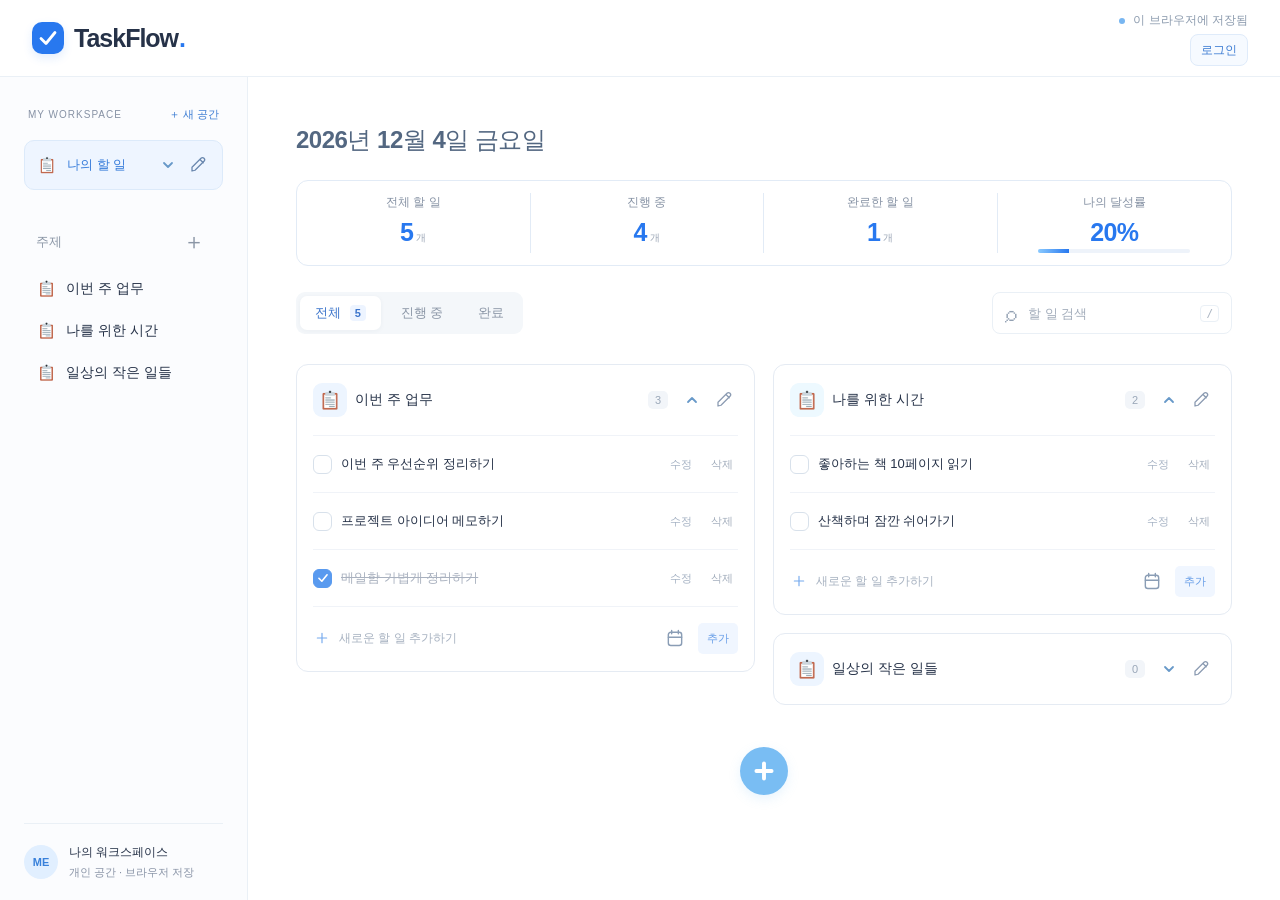
<file: index.html>
<!doctype html>
<html lang="ko">
<head>
  <meta charset="utf-8"><meta name="viewport" content="width=device-width, initial-scale=1">
  <meta name="referrer" content="no-referrer">
  <meta http-equiv="Content-Security-Policy" content="default-src 'self'; script-src 'self'; style-src 'self' 'unsafe-inline'; img-src 'self' data:; connect-src 'self' https://taskflow-sync-rla2fma-2683.vercel.app; object-src 'none'; base-uri 'none'; form-action 'self'">
  <meta name="description" content="주제별로 정리하고, 하나씩 완료하는 나의 할 일 공간 TaskFlow.">
  <title>TaskFlow · 나의 할 일</title>
  <link rel="icon" href="data:image/svg+xml,%3Csvg xmlns='http://www.w3.org/2000/svg' viewBox='0 0 32 32'%3E%3Crect width='32' height='32' rx='9' fill='%232b75ee'/%3E%3Cpath d='m8 16 5 5 11-12' fill='none' stroke='white' stroke-width='3'/%3E%3C/svg%3E">
  <link rel="stylesheet" href="styles.css?v=19"><script defer src="config.js?v=19"></script><script defer src="store.js?v=19"></script><script defer src="sync.js?v=19"></script><script defer src="app.js?v=19"></script>
  <link rel="license" href="emojis/NOTICE.txt">
</head>
<body>
  <header class="app-header"><a class="brand" href="./"><span class="brand-icon" aria-hidden="true"><svg viewBox="0 0 24 24" focusable="false"><path d="M5 12.5 10 17.5 19 6.5" fill="none" stroke="currentColor" stroke-width="2.8" stroke-linecap="round" stroke-linejoin="round"/></svg></span> TaskFlow<span class="brand-dot">.</span></a><div class="account-area"><span class="save-status" id="save-status" role="status">이 브라우저에 저장됨</span><div class="account-tools"><button id="sync-now" class="account-button" hidden>동기화</button><button id="account-button" class="account-button">로그인</button></div></div></header>
  <aside class="sidebar">
    <section class="workspace-switcher" aria-label="워크스페이스">
      <div class="workspace-heading"><span>MY WORKSPACE</span><button id="workspace-add" aria-label="워크스페이스 추가">＋ 새 공간</button></div>
      <div class="workspace-selector"><span id="workspace-emoji" class="nav-emoji"></span><button type="button" id="workspace-select" aria-label="워크스페이스 선택" aria-haspopup="listbox" aria-expanded="false" aria-controls="workspace-menu"></button><button id="workspace-edit" aria-label="워크스페이스 수정" title="워크스페이스 수정"><svg viewBox="0 0 24 24" aria-hidden="true"><path d="m15 5 4 4M4 20l4-1L20 7a2.8 2.8 0 0 0-4-4L4 15z"/></svg></button></div>
      <div id="workspace-menu" class="workspace-menu" role="listbox" aria-label="워크스페이스 목록" hidden></div>
    </section>
    <div class="sidebar-heading">주제 <button id="sidebar-add" aria-label="주제 추가">＋</button></div>
    <nav id="topic-nav" aria-label="주제 목록"></nav>
    <div class="profile"><span class="avatar">ME</span><div><strong id="profile-name">나의 워크스페이스</strong><small id="profile-detail">개인 공간 · 브라우저 저장</small></div></div>
  </aside>
  <main>
    <div class="content">
      <div id="sync-conflict" class="sync-banner" role="alert" hidden><div><strong>다른 기기에서도 목록이 바뀌었어요.</strong><p>서로 다른 항목은 합칠 수 있어요. 같은 항목은 이 기기의 변경이 우선합니다.</p></div><div class="sync-banner-actions"><button id="merge-changes" class="primary">내 변경 합쳐 저장</button><button id="use-remote">다른 기기 목록 사용</button></div></div>
      <h1 class="date-label" id="today"></h1>
      <section class="stats stats-row" aria-label="할 일 현황"><div><span>전체 할 일</span><strong id="total">0<small>개</small></strong></div><div><span>진행 중</span><strong id="pending">0<small>개</small></strong></div><div><span>완료한 할 일</span><strong id="completed">0<small>개</small></strong></div><div class="progress-stat"><span>나의 달성률</span><strong id="percent">0%</strong><div class="progress-track" role="progressbar" aria-label="나의 달성률" aria-valuemin="0" aria-valuemax="100" aria-valuenow="0"><div id="overall-progress"></div></div><small id="progress-caption">첫 번째 할 일을 시작해보세요.</small></div></section>
      <div class="toolbar"><div class="filters" aria-label="상태 필터"><button data-filter="all" class="selected" aria-pressed="true">전체 <span id="filter-count">0</span></button><button data-filter="pending" aria-pressed="false">진행 중</button><button data-filter="done" aria-pressed="false">완료</button></div><label class="search"><span aria-hidden="true">⌕</span><input id="search" type="search" placeholder="할 일 검색" aria-label="할 일 검색"><kbd>/</kbd></label></div>
      <section id="topics" aria-label="주제별 할 일"></section>
      <button class="add-topic-card" id="bottom-add" aria-label="새 주제 만들기" title="새 주제 만들기"><svg viewBox="0 0 24 24" aria-hidden="true"><path d="M12 5v14M5 12h14"/></svg></button>
    </div>
  </main>
  <dialog id="workspace-dialog"><form id="workspace-form"><div class="dialog-heading"><h2 id="workspace-dialog-title">새 워크스페이스</h2><button type="button" id="workspace-close" aria-label="닫기">×</button></div><label>워크스페이스 이름<input id="workspace-name" required maxlength="60" placeholder="예: 업무, 개인 프로젝트" autocomplete="off"></label><fieldset class="emoji-field"><legend>이모티콘</legend><div id="workspace-emoji-picker" class="emoji-picker"></div></fieldset><div class="workspace-dialog-actions"><button type="button" id="workspace-delete" class="delete-action">워크스페이스 삭제</button><div class="dialog-actions"><button type="button" id="workspace-cancel">취소</button><button class="primary" type="submit">저장하기</button></div></div></form></dialog>
  <dialog id="topic-dialog"><form id="topic-form"><div class="dialog-heading"><h2 id="dialog-title">새로운 주제</h2><button type="button" id="close-dialog" aria-label="닫기">×</button></div><p>함께 묶고 싶은 할 일에 이름을 붙여주세요.</p><label>주제 이름<input id="topic-name" required maxlength="60" placeholder="예: 이번 주 업무, 나를 위한 시간" autocomplete="off"></label><fieldset class="emoji-field"><legend>이모티콘</legend><div id="emoji-picker" class="emoji-picker"></div></fieldset><div class="workspace-dialog-actions topic-dialog-actions"><button type="button" id="topic-delete" class="delete-action" hidden>주제 삭제</button><div class="dialog-actions"><button type="button" id="cancel-dialog">취소</button><button class="primary" type="submit">저장하기</button></div></div></form></dialog>
  <dialog id="delete-dialog" aria-labelledby="delete-title"><form method="dialog"><h2 id="delete-title">삭제할까요?</h2><p id="delete-description"></p><div class="dialog-actions"><button value="cancel" autofocus>취소</button><button class="danger" value="confirm">삭제하기</button></div></form></dialog>
  <dialog id="auth-dialog" aria-labelledby="auth-title"><form id="auth-form"><div class="dialog-heading"><h2 id="auth-title">로그인</h2><button type="button" id="close-auth" aria-label="닫기">×</button></div><p>PC와 휴대폰에서 같은 계정으로 로그인하면 목록을 함께 사용할 수 있어요.</p><label>아이디<input id="auth-username" required minlength="3" maxlength="64" pattern="[a-zA-Z0-9_.-]+" placeholder="영문·숫자·_.- 3자 이상" autocomplete="username" autocapitalize="none" spellcheck="false"></label><label>비밀번호<input id="auth-password" type="password" required minlength="8" maxlength="128" placeholder="8자 이상" autocomplete="current-password"></label><p id="auth-error" class="form-error" role="alert" hidden></p><div class="dialog-actions"><button type="button" id="auth-switch">회원가입</button><button type="submit" id="auth-submit" class="primary">로그인</button></div><small class="auth-note">브라우저에 저장한 기존 목록은 로그인 후 선택해서 가져올 수 있어요.</small></form></dialog>
  <dialog id="account-dialog" aria-labelledby="account-title"><div class="dialog-heading"><h2 id="account-title">나의 계정</h2><button type="button" id="close-account" aria-label="닫기">×</button></div><p id="account-name"></p><p>같은 아이디로 로그인한 기기에서 목록을 공유합니다. 기존 브라우저 목록은 별도로 유지됩니다.</p><button id="import-local" class="import-button">이 브라우저 목록 가져오기</button><div class="dialog-actions"><button id="logout-button">로그아웃</button><button id="account-done" class="primary">완료</button></div></dialog>
  <div class="toast" id="toast" role="status" hidden></div>
</body>
</html>
</file>
<file: styles.css>
:root{font-family:Inter,"Pretendard","Noto Sans KR",-apple-system,BlinkMacSystemFont,"Segoe UI",sans-serif;color:#263248;background:#fff;font-synthesis:none;--blue:#2878ef;--muted:#8792a5;--line:#eaf0f6}*{box-sizing:border-box}body{margin:0}button,input{font:inherit}button{cursor:pointer}button,a,input{ -webkit-tap-highlight-color:transparent}button{border:0;background:none;color:inherit}button:focus-visible,a:focus-visible,input:focus-visible,summary:focus-visible{outline:3px solid #8bc6ff;outline-offset:4px}button:disabled{cursor:default}a{color:inherit;text-decoration:none}.sidebar{width:248px;height:100dvh;position:fixed;inset:0 auto 0 0;border-right:1px solid var(--line);padding:35px 24px 20px;display:flex;flex-direction:column;background:#fbfcfe}.brand{font-size:25px;letter-spacing:-1px;font-weight:780;display:flex;align-items:center;gap:10px}.brand-icon{width:32px;height:32px;border-radius:10px;background:var(--blue);color:white;display:grid;place-items:center;font-size:23px;box-shadow:0 4px 10px #2878ef22}.brand-dot{color:var(--blue);margin-left:-9px}.workspace-label{font-size:11px;letter-spacing:1.8px;color:#a0a9b8;margin:48px 10px 16px;font-weight:650}.nav-item{display:flex;align-items:center;gap:12px;width:100%;padding:13px 14px;border-radius:9px;text-align:left;font-size:14px;margin-bottom:6px}.nav-item.active{color:var(--blue);background:#eaf3ff;font-weight:650}.nav-item>span:first-child{font-size:20px}.nav-count{margin-left:auto;background:white;font-size:12px;padding:2px 7px;border-radius:5px}.sidebar-heading{display:flex;align-items:center;justify-content:space-between;font-size:13px;color:#8b96a6;padding:24px 12px 10px}.sidebar-heading button{font-size:22px}.topic-nav-item{display:flex;gap:11px;width:100%;padding:12px 14px;font-size:14px;text-align:left;border-radius:8px}.topic-nav-item:hover,.topic-nav-item.selected{background:#eff4fa}.topic-nav-item span:last-child{overflow:hidden;white-space:nowrap;text-overflow:ellipsis}.color-dot{width:8px;height:8px;border-radius:50%;background:#75b7f3;flex-shrink:0;margin-top:5px}#topic-nav{overflow:auto}.sidebar-note{margin-top:auto;padding:23px 15px;background:#f0f6fd;border-radius:12px}.note-icon{display:block;color:var(--blue);font-size:27px;margin-bottom:10px}.sidebar-note strong{font-size:13px}.sidebar-note p{font-size:12px;color:#8a98ab;line-height:1.9;margin-bottom:0}.profile{border-top:1px solid var(--line);display:flex;gap:11px;align-items:center;margin-top:24px;padding-top:20px}.avatar{width:34px;height:34px;border-radius:50%;background:#e1efff;color:#3880da;font-size:11px;font-weight:700;display:grid;place-items:center}.profile strong{display:block;font-size:12px}.profile small{display:block;font-size:11px;color:var(--muted);margin-top:4px}main{margin-left:248px}.topbar{height:77px;border-bottom:1px solid var(--line);display:flex;align-items:center;justify-content:space-between;padding:0 48px;color:#929cad;font-size:13px}.topbar strong{color:#536075;font-weight:500}.breadcrumb{padding:0 16px;color:#c7cfdb}.save-status{font-size:12px;color:#8c9bae}.save-status:before{content:"";display:inline-block;width:6px;height:6px;border-radius:50%;background:#78b6f1;margin-right:8px}.content{max-width:1120px;margin:auto;padding:45px 48px 0}.date-label{font-size:12px;color:#8b98ab;letter-spacing:.5px;margin-bottom:14px}.page-heading{display:flex;align-items:center;justify-content:space-between;gap:20px}h1{font-size:34px;letter-spacing:-1.6px;line-height:1.35;margin:0;font-weight:750}h1 span{color:var(--blue)}.page-heading p{font-size:14px;color:#8c96a7;margin:12px 0 0;line-height:1.7}.primary{background:var(--blue);color:white;border-radius:9px;padding:12px 18px;font-size:14px;font-weight:600;box-shadow:0 4px 9px #2878ef15}.primary:hover{background:#1768dd}.stats{display:grid;grid-template-columns:1fr 1fr 1fr 1.4fr;border:1px solid var(--line);border-radius:13px;margin:32px 0;padding:23px 0}.stats>div{padding:0 24px;position:relative;border-right:1px solid var(--line)}.stats>div:last-child{border:0}.stats>div>span:first-child{font-size:12px;color:#8692a4}.stats strong{display:block;font-size:29px;margin-top:9px;font-weight:650;letter-spacing:-1px}.stats strong small{font-size:12px;color:#9aa5b5;font-weight:400;letter-spacing:0;margin-left:7px}.stat-symbol{position:absolute;right:22px;bottom:6px;width:32px;height:32px;background:#f3f6fa;border-radius:9px;display:grid;place-items:center;color:#9aa5b5;font-size:20px}.stat-symbol.sky{background:#eef8ff;color:#69b7f7}.stat-symbol.blue{color:var(--blue);background:#edf4ff}.progress-stat>span{display:flex;justify-content:space-between;align-items:center}.stats .progress-stat strong{font-size:19px;display:inline;margin:0;color:var(--blue)}.progress-track{height:6px;border-radius:10px;background:#eef3fa;overflow:hidden;margin:19px 0 12px}.progress-track>div{height:100%;background:linear-gradient(90deg,#8acaff,#2878ef);width:0;transition:width .3s}.progress-stat>small{font-size:11px;color:#a1acba}.toolbar{display:flex;justify-content:space-between;gap:15px;margin-bottom:30px}.filters{display:flex;gap:5px;padding:4px;background:#f4f7fa;border-radius:9px}.filters button{padding:8px 15px;color:#8b96a6;font-size:13px;border-radius:7px;white-space:nowrap}.filters button.selected{background:white;color:#3b74cb;box-shadow:0 1px 5px #25385d0c;font-weight:600}.filters span{font-size:11px;margin-left:5px;background:#edf4ff;padding:2px 5px;border-radius:4px}.search{border:1px solid var(--line);border-radius:8px;display:flex;align-items:center;gap:9px;padding:0 12px;width:240px}.search>span{font-size:23px;color:#93a1b3}.search input{min-width:0;width:100%;border:0;background:transparent;font-size:13px;outline:none}.search input::placeholder{color:#a3adbb}.search kbd{font-size:11px;color:#a9b3c0;border:1px solid var(--line);border-radius:4px;padding:1px 5px}.list-heading{display:flex;align-items:center;justify-content:space-between;margin-bottom:17px}.list-heading h2{font-size:16px;letter-spacing:-.4px;margin:0}.list-heading>span{font-size:11px;color:#a2adbd}.topic{border:1px solid #e5ebf3;border-radius:12px;margin-bottom:16px;overflow:hidden;background:white}.topic summary{list-style:none;display:flex;align-items:center;gap:12px;padding:21px 23px;cursor:pointer}.topic summary::-webkit-details-marker{display:none}.chevron{font-size:14px;color:#9ca9ba;transition:transform .15s;display:inline-block}.topic[open] .chevron{transform:rotate(90deg)}.topic-icon{width:34px;height:34px;display:grid;place-items:center;border-radius:9px;color:#4f98e9;background:#edf5ff;font-size:17px}.topic:nth-child(2n) .topic-icon{background:#edf9ff;color:#5baed2}.topic-title{font-weight:650;font-size:15px;overflow-wrap:anywhere}.topic-count{color:#9aa7b8;background:#f2f5f9;border-radius:5px;padding:3px 7px;font-size:11px}.topic-actions{margin-left:auto;display:flex;align-items:center;gap:12px}.topic-ratio{font-size:12px;color:#9ca8b9}.edit-topic{font-size:12px;color:#8b9bb2;padding:7px;border-radius:5px}.edit-topic:hover{background:#edf4ff;color:var(--blue)}.todo-list{padding:0 24px}.todo-row{display:flex;align-items:center;gap:13px;min-height:57px;border-top:1px solid #f0f3f8}.todo-row input[type=checkbox]{appearance:none;width:19px;height:19px;border:1.5px solid #d8e1eb;border-radius:6px;cursor:pointer;flex-shrink:0;display:grid;place-content:center;margin:0}.todo-row input:checked{background:#599aef;border-color:#599aef}.todo-row input:checked:after{content:"✓";color:white;font-size:14px}.todo-label{flex:1;min-width:0;font-size:14px;line-height:1.6;overflow-wrap:anywhere;cursor:pointer}.todo-row.done .todo-label{color:#a9b1bf;text-decoration:line-through}.due-badge{font-size:11px;color:#91a1b5;background:#f6f8fb;border-radius:5px;padding:4px 7px;white-space:nowrap}.due-badge.overdue{color:#d07b63;background:#fff5f0}.todo-edit{color:#a3b0c2;font-size:12px;padding:6px}.todo-edit:hover{color:var(--blue)}.task-form{display:flex;align-items:center;gap:12px;border-top:1px solid #f0f3f8;padding:14px 0 16px}.task-form>span{color:#75a9ee;font-size:22px}.task-form input[type=text]{border:0;min-width:0;flex:1;outline:none;font-size:13px;padding:7px 0;color:#52637b}.task-form input::placeholder{color:#a6b1c0}.task-form input[type=date]{width:125px;border:1px solid #eaf0f6;border-radius:5px;font-size:11px;padding:6px;color:#93a1b5;background:white}.task-form button{font-size:12px;color:#659ce7;padding:7px 9px;background:#f0f6ff;border-radius:5px}.add-topic-card{display:flex;justify-content:center;align-items:center;gap:8px;width:100%;padding:20px;border:1px dashed #d9e5f4;border-radius:12px;background:#fbfdff;font-size:18px;color:#7a9cc8}.add-topic-card span{font-size:13px}.add-topic-card:hover{background:#f1f7ff}footer{display:flex;justify-content:space-between;color:#b0bac8;font-size:11px;padding:31px 0}.footer-mark{color:#8eb9ec;margin-left:8px;font-size:17px}.empty{padding:32px;text-align:center;font-size:14px;color:#96a4b8;line-height:1.8}.topic-empty{font-size:12px;color:#a1aebf;padding:8px 0 19px}dialog{border:1px solid var(--line);border-radius:17px;padding:28px;width:min(430px,calc(100% - 32px));color:#263248;box-shadow:0 20px 80px #203f6c22}dialog::backdrop{background:#17365c33;backdrop-filter:blur(3px)}.dialog-heading{display:flex;align-items:center;justify-content:space-between}.dialog-heading h2{font-size:20px;margin:0}.dialog-heading button{font-size:25px;color:#8d9bae}dialog p{font-size:13px;color:#8e9bad;line-height:1.8}dialog label{font-size:13px;font-weight:600;display:block;margin-top:23px}dialog input{display:block;width:100%;border:1px solid #dce6f1;border-radius:8px;padding:12px;margin-top:8px;font-size:14px}.dialog-actions{display:flex;justify-content:flex-end;gap:12px;margin-top:24px}.dialog-actions>button:first-child{font-size:14px;color:#8d9bad}.toast{position:fixed;bottom:25px;left:calc(50% + 124px);transform:translateX(-50%);background:#263c5b;color:white;padding:13px 22px;border-radius:10px;font-size:13px;box-shadow:0 8px 25px #263c5b25;z-index:5;max-width:90vw}.toast[hidden]{display:none}@media(min-width:1500px){.content{padding-top:58px}.stats{margin-top:40px}}@media(max-width:1050px){.sidebar{width:210px;padding:30px 18px}main{margin-left:210px}.content{padding:32px 28px 0}.topbar{padding:0 28px}.stats>div{padding:0 15px}.stat-symbol{right:12px}.stats{grid-template-columns:1fr 1fr 1fr}.progress-stat{grid-column:1/-1;margin:20px 15px 0;padding:18px 0 0!important;border-top:1px solid var(--line)!important}.stats>div:nth-child(3){border:0}.progress-track{margin:10px 0}.toast{left:calc(50% + 105px)}}@media(max-width:720px){.sidebar{position:static;width:auto;height:auto;padding:20px 22px;border-right:0;border-bottom:1px solid var(--line);background:white}.brand{font-size:23px}.workspace-label,.nav-item,.sidebar-heading,#topic-nav,.sidebar-note,.profile{display:none}main{margin-left:0}.topbar{height:50px;padding:0 22px;font-size:11px}.save-status{font-size:10px}.breadcrumb{padding:0 8px}.content{padding:28px 20px 0}.date-label{font-size:11px}h1{font-size:28px}.page-heading{align-items:flex-start;gap:12px}.page-heading p{font-size:12px;max-width:215px}.page-heading>.primary{font-size:12px;padding:11px 12px;white-space:nowrap;margin-top:6px}.stats{margin:25px 0;padding:18px 0}.stats>div{padding:0 12px}.stats strong{font-size:25px}.stats>div>span:first-child{font-size:11px}.stat-symbol{display:none}.toolbar{flex-wrap:wrap;margin-bottom:25px}.search{width:100%;height:42px}.filters{width:100%}.filters button{flex:1}.list-heading>span{display:none}.topic summary{padding:17px 15px;gap:9px}.topic-title{font-size:14px}.topic-icon{width:29px;height:29px}.topic-actions{gap:3px}.topic-ratio{display:none}.todo-list{padding:0 16px}.todo-label{font-size:13px}.todo-row{gap:10px;flex-wrap:wrap;padding:12px 0}.due-badge{font-size:10px}.task-form{gap:8px;flex-wrap:wrap}.task-form input[type=text]{flex-basis:65%}.task-form input[type=date]{margin-left:26px;flex:1}.task-form button{padding:8px 12px}footer{font-size:10px;gap:12px}.toast{left:50%}}@media(prefers-reduced-motion:reduce){*{transition:none!important}}

/* 주제 카드를 나란히 배치한다. */
.profile{margin-top:auto}.page-heading{align-items:center;margin-bottom:32px}.heading-copy{min-width:0}.heading-tools{display:flex;align-items:center;gap:18px;flex-shrink:0}.heading-tools>.primary{white-space:nowrap}.stats{width:228px;display:grid;grid-template-columns:repeat(2,minmax(0,1fr));gap:9px;border:0;padding:0;margin:0!important}.stats>div{padding:13px 14px!important;border:1px solid #e5edf7!important;border-radius:11px;min-height:94px;background:#fbfdff}.stats>div>span:first-child{font-size:12px}.stats strong{font-size:25px;margin-top:8px}.stats strong small{font-size:11px}.stat-symbol{display:none}.stats .progress-stat{grid-column:auto;margin:0!important}.stats .progress-stat>span{display:block}.stats .progress-stat strong{display:block;font-size:25px;margin-top:8px}.progress-track{height:4px;margin:9px 0 0}.progress-stat>small{display:none}#topics{display:grid;grid-template-columns:repeat(2,minmax(0,1fr));gap:18px;align-items:start}.topic{margin:0}.topic summary{padding:18px 16px;gap:8px}.topic-title{min-width:0;flex:1;font-size:14px}.topic-icon{flex-shrink:0;font-size:20px}.topic-count{flex-shrink:0}.topic-actions{gap:2px;margin-left:2px;flex-shrink:0}.edit-topic{padding:5px;font-size:11px}.delete-action{color:#a1acbb;font-size:11px;padding:5px;border-radius:5px}.delete-action:hover{color:#ce5964;background:#fff0f2}.todo-list{padding:0 16px}.todo-row{gap:9px;flex-wrap:wrap;padding:12px 0}.todo-label{font-size:13px;flex-basis:calc(100% - 120px)}.todo-edit{padding:5px;font-size:11px}.due-badge{margin-left:28px;order:5}.task-form{flex-wrap:wrap;gap:8px}.task-form input[type=text]{flex-basis:70%}.task-form input[type=date]{flex:1;margin-left:26px}.add-topic-card{margin-top:18px}.empty{grid-column:1/-1}.emoji-field{padding:0;border:0;margin:22px 0 0}.emoji-field legend{font-size:13px;font-weight:600;margin-bottom:10px}.emoji-picker{display:grid;grid-template-columns:repeat(8,minmax(0,1fr));gap:6px}.emoji-choice{font-size:23px;padding:8px 0;border:1px solid transparent;border-radius:9px}.emoji-choice:hover{background:#f0f6ff}.emoji-choice[aria-pressed=true]{background:#eaf3ff;border-color:#70acfa}.nav-emoji{font-size:17px;flex-shrink:0}.danger{background:#d55864;color:white;border-radius:9px;padding:12px 18px;font-size:14px;font-weight:600}.danger:hover{background:#be4652}#delete-title{font-size:20px;margin:0}#delete-description{overflow-wrap:anywhere}@media(max-width:1150px){.page-heading{align-items:flex-start;gap:16px}.heading-tools{gap:12px}.stats{width:204px}.heading-tools>.primary{padding:11px 12px;font-size:12px}.page-heading p{max-width:220px}.topic summary{gap:6px;padding:16px 12px}.topic-icon{width:28px;height:28px}.topic-count{display:none}.topic-title{font-size:13px}}@media(max-width:900px){.page-heading{flex-wrap:wrap}.heading-copy{width:100%}.page-heading p{max-width:none}.heading-tools{width:100%;justify-content:space-between}.stats{width:270px}.stats>div{min-height:88px}#topics{grid-template-columns:minmax(0,1fr)}.topic-count{display:block}.topic-title{font-size:14px}}@media(max-width:720px){.page-heading{margin-bottom:25px}.heading-tools{gap:12px;align-items:center}.stats{width:auto;flex:1;max-width:250px;gap:8px}.stats>div{padding:12px!important;min-height:88px}.stats>div>span:first-child{font-size:11px}.heading-tools>.primary{font-size:12px;padding:12px 10px}.topic summary{padding:17px 15px;gap:8px}.emoji-picker{grid-template-columns:repeat(8,minmax(0,1fr));gap:3px}.emoji-choice{font-size:21px}.profile{display:none}}

/* 모바일 기본 버튼 여백과 이모지 글꼴의 줄 높이를 분리한다. */
.topic-icon,.emoji-choice{appearance:none;-webkit-appearance:none;padding:0;display:flex;align-items:center;justify-content:center;line-height:1;min-width:0;min-height:0;font-weight:400;text-indent:0;letter-spacing:0}.topic-icon{flex:0 0 auto}.emoji-choice{aspect-ratio:1}.emoji-glyph{display:block;flex:0 0 auto;width:1em;height:1em;line-height:1;text-align:center;font-family:"Apple Color Emoji","Segoe UI Emoji","Noto Color Emoji",sans-serif;font-weight:400;letter-spacing:0;text-indent:0;-webkit-text-size-adjust:100%;text-size-adjust:100%}@media(max-width:380px){.emoji-picker{grid-template-columns:repeat(6,minmax(0,1fr))}}

/* 기기별 글꼴 대신 동일한 그림의 실제 영역을 정중앙에 배치한다. */
.emoji-glyph{position:relative;display:block;flex:none;width:20px;height:20px;font-size:0;line-height:0}.emoji-image{display:block;width:100%;height:100%;object-fit:contain;margin:0;padding:0;border:0}.emoji-text{position:absolute;width:1px;height:1px;padding:0;margin:-1px;overflow:hidden;clip-path:inset(50%);white-space:nowrap}.emoji-choice .emoji-glyph{width:22px;height:22px}.nav-emoji .emoji-glyph{width:17px;height:17px}@media(max-width:720px){.emoji-choice .emoji-glyph{width:20px;height:20px}}

/* WebKit의 버튼 내부 정렬 차이도 영향을 주지 않도록 좌표로 고정한다. */
.topic-icon,.emoji-choice{position:relative}.topic-icon>.emoji-glyph,.emoji-choice>.emoji-glyph{position:absolute;left:50%;top:50%;transform:translate(-50%,-50%);margin:0}

/* 계정과 동기화 상태는 작은 화면에서도 줄바꿈해 표시한다. */
[hidden]{display:none!important}.account-tools{display:flex;align-items:center;gap:10px;justify-content:flex-end;flex-wrap:wrap;min-width:0;margin-inline-start:auto}.account-button{font-size:12px;white-space:nowrap;padding:8px 10px;border:1px solid #dfebfa;border-radius:8px;color:#397ad2;background:#f6faff}.account-button:hover{background:#eaf3ff}.account-button:disabled{opacity:.6}.topbar{display:grid;grid-template-columns:minmax(0,1fr) auto auto;gap:15px;min-height:77px;height:auto;padding-top:15px;padding-bottom:15px}.workspace-path,.topbar>.save-status{line-height:18px}.topbar>.save-status{overflow-wrap:anywhere;text-align:right}.sync-banner{display:flex;align-items:center;justify-content:space-between;gap:18px;padding:18px;border-radius:12px;background:#eff7ff;border:1px solid #cde6ff;margin-bottom:24px;font-size:13px}.sync-banner p{margin:6px 0 0;color:#7389a5;line-height:1.7}.sync-banner-actions{display:flex;gap:8px;flex-shrink:0;flex-wrap:wrap}.sync-banner-actions button{font-size:12px;padding:10px}.sync-banner-actions>button:last-child{color:#6882a4}.form-error{color:#bb4a5b!important;background:#fff4f5;padding:10px;border-radius:8px}.auth-note{display:block;font-size:11px;color:#96a4b8;line-height:1.8;margin-top:20px}.import-button{width:100%;text-align:left;padding:14px;border:1px solid #dceafc;border-radius:9px;background:#f5faff;color:#397ad2;font-size:13px}#account-name{font-weight:600;color:#357bda;overflow-wrap:anywhere}.profile>div{min-width:0}.profile strong{overflow-wrap:anywhere}.dialog-actions button:disabled{opacity:.55}dialog{max-height:calc(100dvh - 32px);overflow-y:auto}#auth-dialog input{font-size:16px}@media(max-width:1050px){.sync-banner{align-items:flex-start;flex-direction:column}}@media(max-width:720px){.topbar{min-height:66px;padding:12px 20px;grid-template-columns:minmax(0,1fr) minmax(0,1fr);align-items:start;gap:10px}.workspace-path{grid-column:1;grid-row:1;white-space:nowrap}.topbar>.save-status{grid-column:2;grid-row:1}.account-tools{grid-column:2;grid-row:2;gap:7px;justify-self:end}.account-button{font-size:11px;padding:7px 9px}.sync-banner{padding:15px}.sync-banner-actions{width:100%}.sync-banner-actions button{flex:1}dialog{padding:23px}}

/* 날짜를 제목으로 쓰고 네 가지 현황을 한 줄로 보여준다. */
.date-label{font-size:24px;font-weight:650;color:#536781;letter-spacing:-.5px;line-height:1.5;margin:0 0 22px}
.stats.stats-row{width:100%;max-width:none;grid-template-columns:repeat(3,minmax(0,1fr)) minmax(0,1.4fr);gap:12px;padding:0;margin:0 0 30px!important}
.stats-row>div{min-width:0;min-height:114px;padding:20px!important;background:#fff;border-color:#e5edf7!important}
.stats-row strong{font-size:29px;margin-top:12px;line-height:1.2;white-space:nowrap}
.stats-row .stat-symbol{display:grid;right:18px;bottom:20px}
.stats-row .progress-stat{grid-column:auto;margin:0!important}
.stats-row .progress-stat>span{display:flex;align-items:center;justify-content:space-between;gap:6px}
.stats-row .progress-stat strong{display:inline;margin:0;font-size:23px}
.stats-row .progress-track{height:7px;margin:18px 0 10px}
.stats-row .progress-stat>small{display:block;line-height:1.6}
@media(max-width:1150px){.stats-row>div{padding:16px!important}.stats-row .stat-symbol{display:none}.stats-row .progress-stat>span{flex-wrap:wrap}.stats-row .progress-stat strong{font-size:21px}}
@media(max-width:720px){.date-label{font-size:20px;margin-bottom:20px}.stats.stats-row{grid-template-columns:repeat(4,minmax(0,1fr));gap:8px;margin-bottom:24px!important}.stats-row>div{min-height:96px;padding:13px 8px!important;border-radius:10px}.stats-row>div>span:first-child{font-size:10.5px;line-height:1.5;letter-spacing:-.4px;white-space:nowrap}.stats-row strong{font-size:23px;margin-top:12px;letter-spacing:-.6px}.stats-row strong small{font-size:10px;margin-left:3px}.stats-row .progress-stat>span{display:block}.stats-row .progress-stat strong{display:block;font-size:23px;margin-top:12px}.stats-row .progress-track{height:5px;margin:9px 0 0}.stats-row .progress-stat>small{display:none}}
@media(max-width:360px){.stats.stats-row{gap:6px}.stats-row>div{padding:12px 7px!important}.stats-row>div>span:first-child{font-size:9.5px}.stats-row strong,.stats-row .progress-stat strong{font-size:21px}}

@media(min-width:721px) and (max-width:1050px){.topbar{grid-template-columns:minmax(0,1fr) minmax(0,1fr);align-items:start;font-size:11px}.workspace-path{grid-column:1;grid-row:1;white-space:nowrap}.topbar>.save-status{grid-column:2;grid-row:1;font-size:10px}.account-tools{grid-column:2;grid-row:2;justify-self:end}}

.brand-icon{flex-shrink:0}.brand-icon>svg{display:block;width:24px;height:24px}

.workspace-switcher{margin:35px 0 12px;min-width:0}.workspace-heading{display:flex;align-items:center;justify-content:space-between;gap:8px;margin:0 4px 12px;font-size:10px;letter-spacing:1px;color:#8792a5}.workspace-heading button{font-size:11px;letter-spacing:0;color:#397ad2;white-space:nowrap;padding:6px 0}.workspace-selector{display:flex;align-items:center;gap:8px;background:#eef5ff;border:1px solid #dceafa;border-radius:10px;padding:9px 10px;min-width:0}.workspace-selector select{appearance:none;border:0;outline:none;min-width:0;width:100%;flex:1;background:transparent;color:#357bda;font:inherit;font-size:13px;font-weight:600;cursor:pointer;padding:6px 14px 6px 0;background-image:url("data:image/svg+xml,%3Csvg xmlns='http://www.w3.org/2000/svg' viewBox='0 0 12 12'%3E%3Cpath d='m3 4 3 3 3-3' fill='none' stroke='%235e89bc' stroke-width='1.5'/%3E%3C/svg%3E");background-repeat:no-repeat;background-position:right center;background-size:12px}.workspace-selector select:focus-visible{outline:2px solid #8bc6ff;outline-offset:2px}.workspace-selector>button{font-size:11px;white-space:nowrap;padding:6px 0;color:#6987ae}.workspace-selector>button:disabled{opacity:.45}.workspace-selector .nav-emoji{flex-shrink:0;width:24px;height:24px;position:relative}.workspace-dialog-actions{display:flex;align-items:center;justify-content:space-between;gap:12px;margin-top:24px}.workspace-dialog-actions>.dialog-actions{margin-top:0}.workspace-dialog-actions>#workspace-delete{font-size:12px;text-align:left}.workspace-path{min-width:0;overflow:hidden;white-space:nowrap;text-overflow:ellipsis}
@media(max-width:720px){.workspace-switcher{margin:18px 0 0}.workspace-heading{margin-bottom:7px}.workspace-selector{width:100%;min-height:44px;padding:7px 10px}.workspace-selector select{font-size:13px}.workspace-heading button{min-height:30px}.workspace-dialog-actions{align-items:flex-start}.workspace-dialog-actions .dialog-actions{gap:8px}}

.workspace-selector .emoji-glyph{position:absolute;left:50%;top:50%;transform:translate(-50%,-50%)}#workspace-name{font-size:16px}

.workspace-path{display:flex;align-items:center}.workspace-path .breadcrumb{flex-shrink:0}.workspace-path strong{display:block;min-width:0;overflow:hidden;text-overflow:ellipsis;white-space:nowrap}

.workspace-selector{overflow:hidden}.workspace-selector select{flex-basis:0;max-width:100%}

/* 상단 계정 메뉴와 한 줄 입력은 화면 너비가 바뀌어도 정렬을 유지한다. */
.app-header{min-height:77px;height:77px;display:flex;align-items:center;justify-content:space-between;gap:24px;padding:0 32px;border-bottom:1px solid var(--line);background:white}.app-header .brand{flex:none;line-height:32px;height:32px}.account-area{display:flex;align-items:center;justify-content:flex-end;gap:16px;min-width:0;flex:1}.app-header .save-status{display:block;min-width:0;white-space:nowrap;overflow:hidden;text-overflow:ellipsis;line-height:18px}.app-header .account-tools{flex-wrap:nowrap;flex:none;margin:0;gap:8px}.app-header .account-button{line-height:16px;padding:7px 10px}.sidebar{top:77px;height:calc(100dvh - 77px);padding-top:24px}.workspace-switcher{margin-top:0}.content{padding-bottom:32px}#workspace-edit{display:grid;place-items:center;width:28px;height:28px;padding:4px;flex-shrink:0}#workspace-edit svg{width:18px;height:18px;fill:none;stroke:currentColor;stroke-width:1.7;stroke-linecap:round;stroke-linejoin:round}.add-topic-card{width:48px;height:48px;border:0;border-radius:50%;padding:0;margin:24px auto 0;background:#79bdf3;color:white;box-shadow:0 4px 12px #79bdf32b}.add-topic-card:hover{background:#63aff0}.add-topic-card svg{width:26px;height:26px;fill:none;stroke:currentColor;stroke-width:3.6;stroke-linecap:round}.task-form{flex-wrap:nowrap;gap:8px;min-width:0}.task-form>span{flex:none;font-size:21px}.task-form input[type=text]{flex:1 1 0;min-width:0;flex-basis:0;font-size:12px}.calendar-control{display:grid;place-items:center;position:relative;flex:0 0 30px;width:30px;height:34px;border-radius:7px;color:#8a9db5;cursor:pointer}.calendar-control svg{width:20px;height:20px;fill:none;stroke:currentColor;stroke-width:1.7;stroke-linecap:round;pointer-events:none}.calendar-control.has-date{color:#2878ef;background:#edf5ff}.task-form .calendar-control input[type=date]{position:absolute;inset:0;width:100%;height:100%;min-width:0;margin:0;padding:0;border:0;opacity:0;cursor:pointer;font-size:16px}.calendar-control:focus-within{outline:2px solid #8bc6ff;outline-offset:2px}.calendar-control input::-webkit-calendar-picker-indicator{position:absolute;inset:0;width:100%;height:100%;padding:0;margin:0;cursor:pointer}.task-form>button{flex:none;white-space:nowrap;padding:8px 9px;margin:0;font-size:11px}
@media(max-width:1050px){.app-header{padding:0 24px}}
@media(max-width:720px){.app-header{height:85px;min-height:85px;padding:16px 20px;gap:12px;align-items:center}.app-header .brand{font-size:22px;gap:8px}.account-area{display:grid;grid-template-columns:minmax(0,1fr);gap:5px;justify-items:end}.app-header .save-status{font-size:10px;line-height:16px;max-width:100%;grid-row:1}.app-header .account-tools{grid-row:2;grid-column:1;gap:6px}.app-header .account-button{font-size:10px;padding:7px 8px}.sidebar{height:auto;padding:16px 20px 20px}.workspace-switcher{margin:0}.task-form input[type=text]{font-size:12px}.task-form .calendar-control input[type=date]{margin:0;flex:none}.content{padding-top:28px}}
@media(max-width:360px){.app-header{padding-left:16px;padding-right:16px;gap:8px}.app-header .brand{font-size:20px}.app-header .account-tools{gap:4px}.app-header .account-button{padding-left:6px;padding-right:6px}.task-form{gap:5px}.task-form>button{padding-left:8px;padding-right:8px}}

.app-header{align-items:center}.app-header .brand{font-family:Arial,Helvetica,sans-serif;font-weight:800;font-synthesis:weight}.account-area{display:grid;grid-template-columns:minmax(0,1fr);gap:5px;justify-items:end}.app-header .save-status{grid-row:1;max-width:100%}.app-header .account-tools{grid-row:2;grid-column:1}.task-form .task-add-icon{display:grid;place-items:center;width:18px;height:34px;flex:0 0 18px;line-height:0}.task-add-icon svg{display:block;width:14px;height:14px;fill:none;stroke:currentColor;stroke-width:2;stroke-linecap:round}.task-form input[type=text]{appearance:none;height:34px;line-height:20px;padding:7px 0;margin:0;border:0;box-sizing:border-box}

.workspace-dialog-actions,.workspace-dialog-actions>.dialog-actions{align-items:center}.workspace-dialog-actions>button,.workspace-dialog-actions>.dialog-actions>button{display:flex;align-items:center;justify-content:center;min-height:42px;line-height:18px;margin:0}.workspace-dialog-actions>#workspace-delete{max-width:118px;padding:6px;line-height:18px}.workspace-dialog-actions>.dialog-actions{flex-shrink:0}

@media(max-width:400px){.workspace-dialog-actions{gap:8px}.workspace-dialog-actions>.dialog-actions{gap:6px}.workspace-dialog-actions>#workspace-delete{padding-left:4px;padding-right:4px}.workspace-dialog-actions #workspace-cancel{padding-left:4px;padding-right:4px}.workspace-dialog-actions .primary{padding-left:12px;padding-right:12px}}

.workspace-selector>#workspace-select{display:flex;align-items:center;gap:8px;flex:1;min-width:0;width:auto;height:30px;padding:0;color:#357bda;font-size:13px;font-weight:600;text-align:left}.workspace-trigger-name{flex:1;min-width:0;overflow:hidden;text-overflow:ellipsis;white-space:nowrap}.workspace-chevron{flex:none;width:16px;height:16px;display:block}.workspace-chevron svg{width:100%;height:100%;fill:none;stroke:#6899c9;stroke-width:1.8;stroke-linecap:round;stroke-linejoin:round;transition:transform .15s}#workspace-select[aria-expanded=true] .workspace-chevron svg{transform:rotate(180deg)}.workspace-menu{position:fixed;z-index:30;overflow:auto;overscroll-behavior:contain;padding:6px;border:1px solid #d0e8fc;border-radius:14px;background:linear-gradient(160deg,#fff,#f4faff);box-shadow:0 12px 30px #4077ab24,0 3px 8px #4077ab12}.workspace-option{display:flex;align-items:center;gap:10px;width:100%;min-height:48px;padding:9px 10px;border-radius:9px;text-align:left;color:#526d89;font-size:13px}.workspace-option:hover,.workspace-option:focus-visible{background:#e9f5ff;outline:2px solid #9ed2fa;outline-offset:-2px}.workspace-option[aria-selected=true]{background:#def0ff;color:#2878cf;font-weight:650}.workspace-option-name{flex:1;min-width:0;overflow:hidden;text-overflow:ellipsis;white-space:nowrap}.workspace-option-emoji{position:relative;display:grid;place-items:center;width:28px;height:28px;flex:none;border-radius:8px;background:#ffffffb3}.workspace-option-check{display:block;width:18px;height:18px;flex:none}.workspace-option-check svg{width:100%;height:100%;fill:none;stroke:#439ce4;stroke-width:2.2;stroke-linecap:round;stroke-linejoin:round}

.app-header{position:sticky;top:0;z-index:20}.topic summary>.chevron{display:none}.topic-actions{gap:4px;align-items:center}.topic-actions .chevron{display:grid;place-items:center;width:28px;height:28px;flex:none;transform:none}.topic-actions .chevron svg{width:16px;height:16px;fill:none;stroke:#6899c9;stroke-width:1.8;stroke-linecap:round;stroke-linejoin:round}.topic[open] .topic-actions .chevron{transform:rotate(180deg)}.topic-actions .edit-topic{display:grid;place-items:center;width:28px;height:28px;padding:4px}.edit-topic svg{width:18px;height:18px;fill:none;stroke:currentColor;stroke-width:1.7;stroke-linecap:round;stroke-linejoin:round}#topic-delete{font-size:12px;line-height:18px;padding:6px}.workspace-dialog-actions>.dialog-actions{margin-left:auto}

.todo-row .todo-edit-input{appearance:none;border:1px solid #2878ef;border-radius:6px;padding:6px 8px;background:white;color:inherit;outline:none;box-shadow:none}.todo-row .todo-edit-input:focus,.todo-row .todo-edit-input:focus-visible{border-color:#2878ef;outline:none;box-shadow:none}

#topics.masonry{grid-auto-rows:1px;row-gap:0;grid-auto-flow:row dense;column-gap:18px}

.todo-row input[type=checkbox]{appearance:none;-webkit-appearance:none;background-color:white;background-image:none;background-position:center;background-repeat:no-repeat;background-size:14px 14px}.todo-row input[type=checkbox]:checked{background-color:#599aef;background-image:url("data:image/svg+xml,%3Csvg xmlns='http://www.w3.org/2000/svg' viewBox='0 0 24 24'%3E%3Cpath d='M5 12.5 10 17.5 19 6.5' fill='none' stroke='white' stroke-width='2.8' stroke-linecap='round' stroke-linejoin='round'/%3E%3C/svg%3E")}.todo-row input[type=checkbox]:checked:after{content:none}.stat-symbol.blue svg{display:block;width:20px;height:20px;fill:none;stroke:currentColor;stroke-width:2.8;stroke-linecap:round;stroke-linejoin:round}

.todo-row input[type=checkbox]::after{content:none}

/* 네 항목의 제목과 숫자를 같은 높이에 맞춘 하나의 요약 바. */
.stats.stats-row{grid-template-columns:repeat(4,minmax(0,1fr));gap:0;border:1px solid #e2ebf6;border-radius:12px;padding:12px 0;margin-bottom:26px!important;background:#fff;overflow:hidden}
.stats.stats-row>div{height:60px;min-height:0;padding:0 12px!important;border:0!important;border-right:1px solid #e2ebf6!important;border-radius:0;background:transparent;display:flex;flex-direction:column;align-items:center;justify-content:flex-start;gap:6px;text-align:center}
.stats.stats-row>div:last-child{border-right:0!important}
.stats.stats-row>div>span:first-child{display:block;height:18px;line-height:18px;font-size:12px;color:#8692a4;letter-spacing:0;white-space:nowrap}
.stats.stats-row strong,.stats.stats-row .progress-stat strong{display:block;margin:0;font-size:25px;line-height:30px;height:30px;font-weight:650;letter-spacing:-.6px;color:#2878ef}
.stats.stats-row strong small{font-size:10px;margin-left:3px;color:#9aa5b5}
.stats.stats-row .progress-track{position:absolute;bottom:0;width:65%;height:4px;margin:0}
.stats.stats-row .progress-stat>small{display:none}
@media(max-width:720px){.stats.stats-row{padding:10px 0;margin-bottom:24px!important;border-radius:10px}.stats.stats-row>div{height:54px;padding:0 4px!important;gap:4px}.stats.stats-row>div>span:first-child{font-size:10px;letter-spacing:-.3px}.stats.stats-row strong,.stats.stats-row .progress-stat strong{font-size:22px;line-height:28px;height:28px}.stats.stats-row .progress-track{width:70%;height:3px}}
@media(max-width:360px){.stats.stats-row>div>span:first-child{font-size:9px}.stats.stats-row strong,.stats.stats-row .progress-stat strong{font-size:20px}}
</file>
